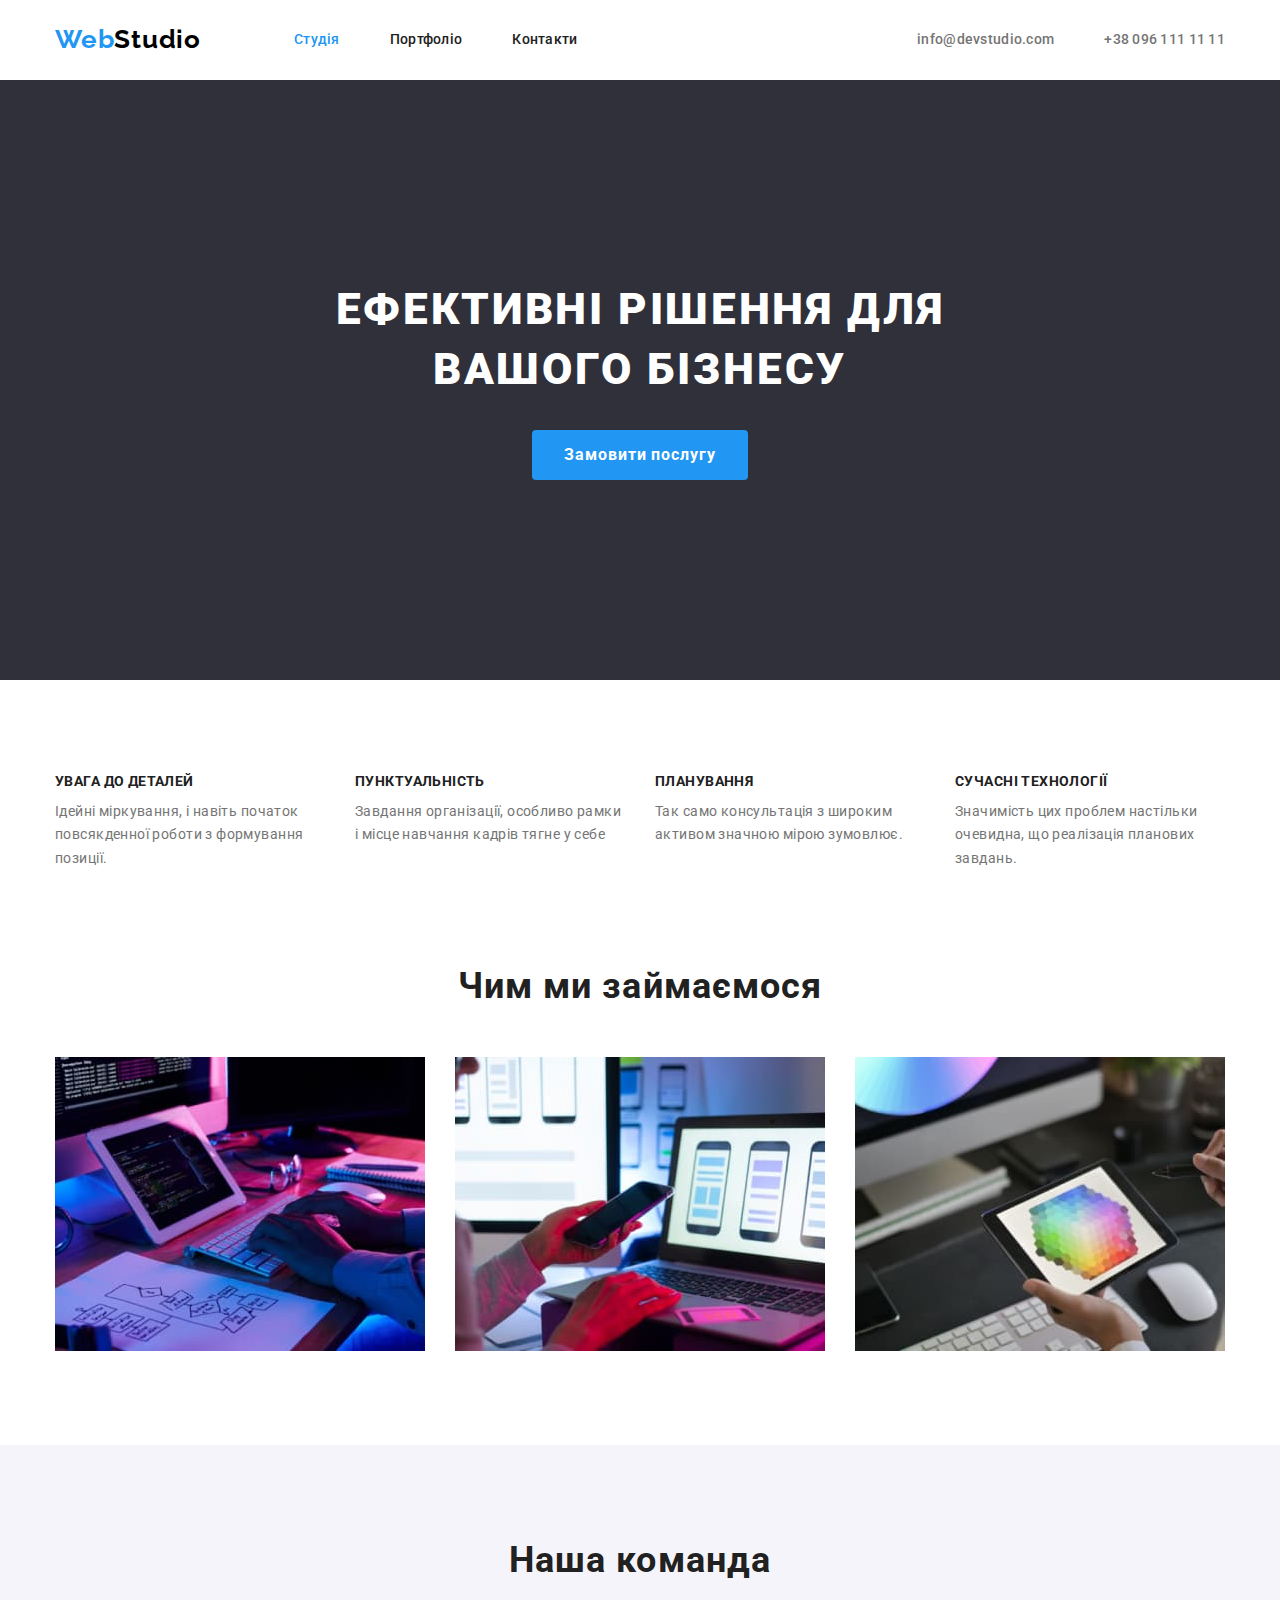
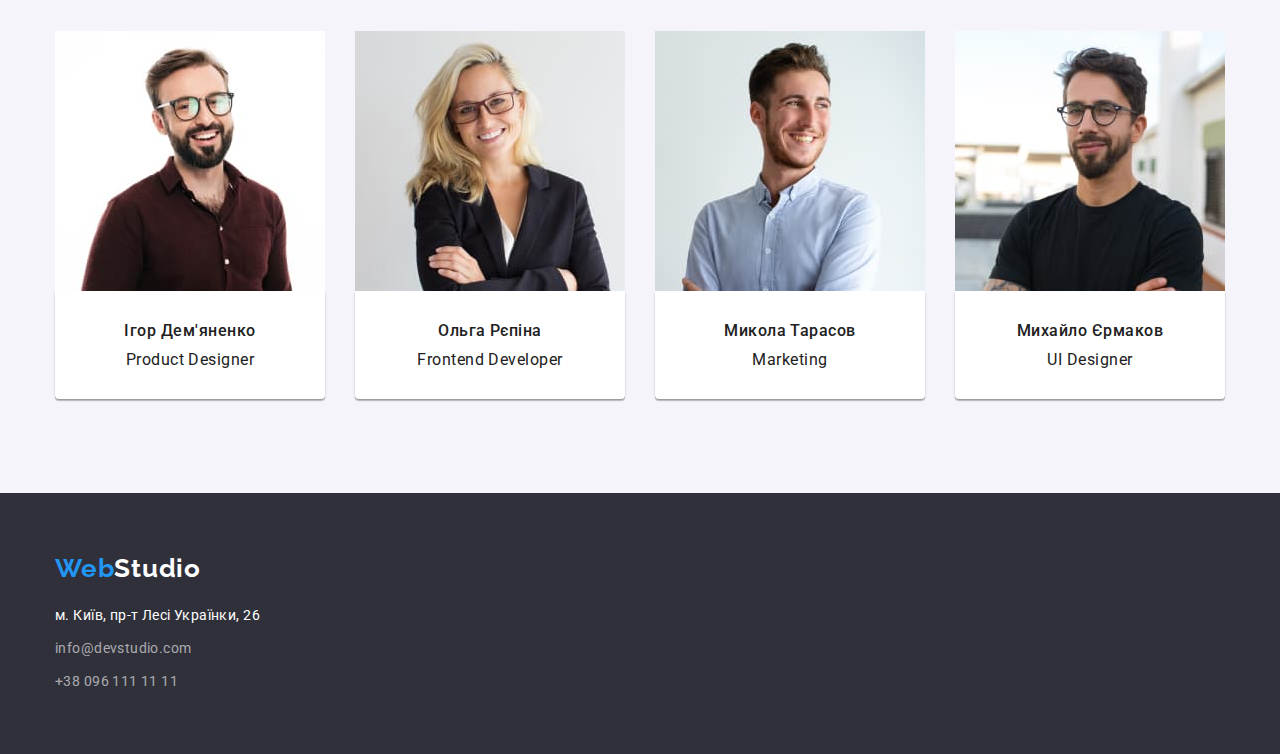
<file: index.html>
<!DOCTYPE html>
<html lang="uk">

<head>
    <meta charset="UTF-8">
    <meta http-equiv="X-UA-Compatible" content="IE=edge">
    <meta name="viewport" content="width=device-width, initial-scale=1.0">
    <title>Document</title>
    <link rel="stylesheet"
        href="https://cdnjs.cloudflare.com/ajax/libs/modern-normalize/1.1.0/modern-normalize.min.css">
    <link rel="stylesheet" href="./css/styles.css" />
    <link rel="preconnect" href="https://fonts.googleapis.com">
    <link rel="preconnect" href="https://fonts.gstatic.com" crossorigin>
    <link
        href="https://fonts.googleapis.com/css2?family=Raleway:wght@700&family=Roboto:wght@400;500;700;900&display=swap"
        rel="stylesheet">
</head>

<body>
    <header class="header">
        <div class="container header-container">
            <nav class="header-nav">
                <a href="./index.html"><span class="logo-accent">Web</span><span class="logo">Studio</span>
                </a>
                <ul class="header-menu">
                    <li>
                        <a href="./index.html" class="link current-link">Студія</a>
                    </li>
                    <li>
                        <a href="./portfolio.html" class="link">Портфоліо</a>
                    </li>
                    <li><a href="#" class="link">Контакти</a>
                    </li>
                </ul>
            </nav>
            <nav class="header-nav-second">
                <ul class="header-menu">
                    <li>
                        <a href="mailto:info@devstudio.com" class="link-contact">info@devstudio.com</a>
                    </li>
                    <li>
                        <a href="tel:+380961111111" class="link-contact">+38 096 111 11 11</a>
                    </li>
                </ul>
            </nav>
        </div>
    </header>
    <main>
        <section class="section-hero">
            <div class="container">
                <div class="hero-container">
                    <h1 class="hero-title">Ефективні рішення для вашого бізнесу</h1>
                    <button class="primary-button">Замовити послугу</button>
                </div>
            </div>
        </section>
        <section class="section">
            <div class="container">
                <h2 class="visually-hidden">Наші переваги</h2>
                <ul class="list-advantages">
                    <li>
                        <h3 class="list-subtitle">Увага до деталей</h3>
                        <p class="list-text">Ідейні міркування, і навіть початок повсякденної роботи з формування
                            позиції.
                        </p>
                    </li>
                    <li>
                        <h3 class="list-subtitle">Пунктуальність</h3>
                        <p class="list-text">Завдання організації, особливо рамки і місце навчання кадрів тягне у
                            себе
                        </p>
                    </li>
                    <li>
                        <h3 class="list-subtitle">Планування</h3>
                        <p class="list-text">Так само консультація з широким активом значною мірою зумовлює.</p>
                    </li>
                    <li>
                        <h3 class="list-subtitle">Сучасні Технології</h3>
                        <p class="list-text">Значимість цих проблем настільки очевидна, що реалізація планових
                            завдань.
                        </p>
                    </li>
                </ul>
            </div>
        </section>
        <section class="section no-top-padding">
            <div class="container">
                <h2 class="list-title">Чим ми займаємося</h2>
                <ul class="list-our-business">
                    <li>
                        <img src="./images/image1.jpg" alt="створюємо інтернет сторінки" width="370" />
                    </li>
                    <li>
                        <img src="./images/image2.jpg" alt="створюємо додатки на телефон" width="370" />
                    </li>
                    <li>
                        <img src="./images/image3.jpg" alt="займаємось веб-дизайном" width="370" />
                    </li>
                </ul>
            </div>
        </section>
        <section class="section-headline-ourteam">
            <div class="container">
                <h2 class="list-title">Наша команда</h2>
                <ul class="list-our-team">
                    <li>
                        <img src="./images/teamcard1.jpg" alt="Усміхнений хлопець в окулярах" width="270" />
                        <div class="team">
                            <h3 class="list-headline">Ігор Дем'яненко</h3>
                            <p class="headline-text">Product Designer</p>
                        </div>
                    </li>
                    <li>
                        <img src="./images/teamcard2.jpg" alt="Усміхнена дівчина в окулярах" width="270" />
                        <div class="team">
                            <h3 class="list-headline">Ольга Рєпіна</h3>
                            <p class="headline-text">Frontend Developer</p>
                        </div>
                    </li>
                    <li>
                        <img src="./images/teamcard3.jpg" alt="Усміхнений хлопець" width="270" />
                        <div class="team">
                            <h3 class="list-headline">Микола Тарасов</h3>
                            <p class="headline-text">Marketing</p>
                        </div>
                    </li>
                    <li>
                        <img src="./images/teamcard4.jpg" alt="Усміхнений хлопець в окулярах" width="270" />
                        <div class="team">
                            <h3 class="list-headline">Михайло Єрмаков</h3>
                            <p class="headline-text">UI Designer</p>
                        </div>
                    </li>
                </ul>
            </div>
        </section>
    </main>
    <footer class="footer">
        <div class="container">
            <a class="logo-footer" href="./index.html"><span class="logo-accent">Web</span><span
                    class="logo-white">Studio</span></a>
            <address>
                <ul class="list-footer">
                    <li class="li-margin">
                        <a href="https://goo.gl/maps/CPtrU1FHBa2aNyZL9" target="_blank"
                            rel="noopener noreferrer nofollow" class="address">м. Київ, пр-т Лесі
                            Українки, 26</a>
                    </li>
                    <li class="li-margin">
                        <a href="mailto:info@devstudio.com" class="address-contact">info@devstudio.com</a>
                    </li>
                    <li>
                        <a href="tel:+380961111111" class="address-contact">+38 096 111 11 11</a>
                    </li>
                </ul>
            </address>
        </div>
    </footer>
</body>

</html>
</file>
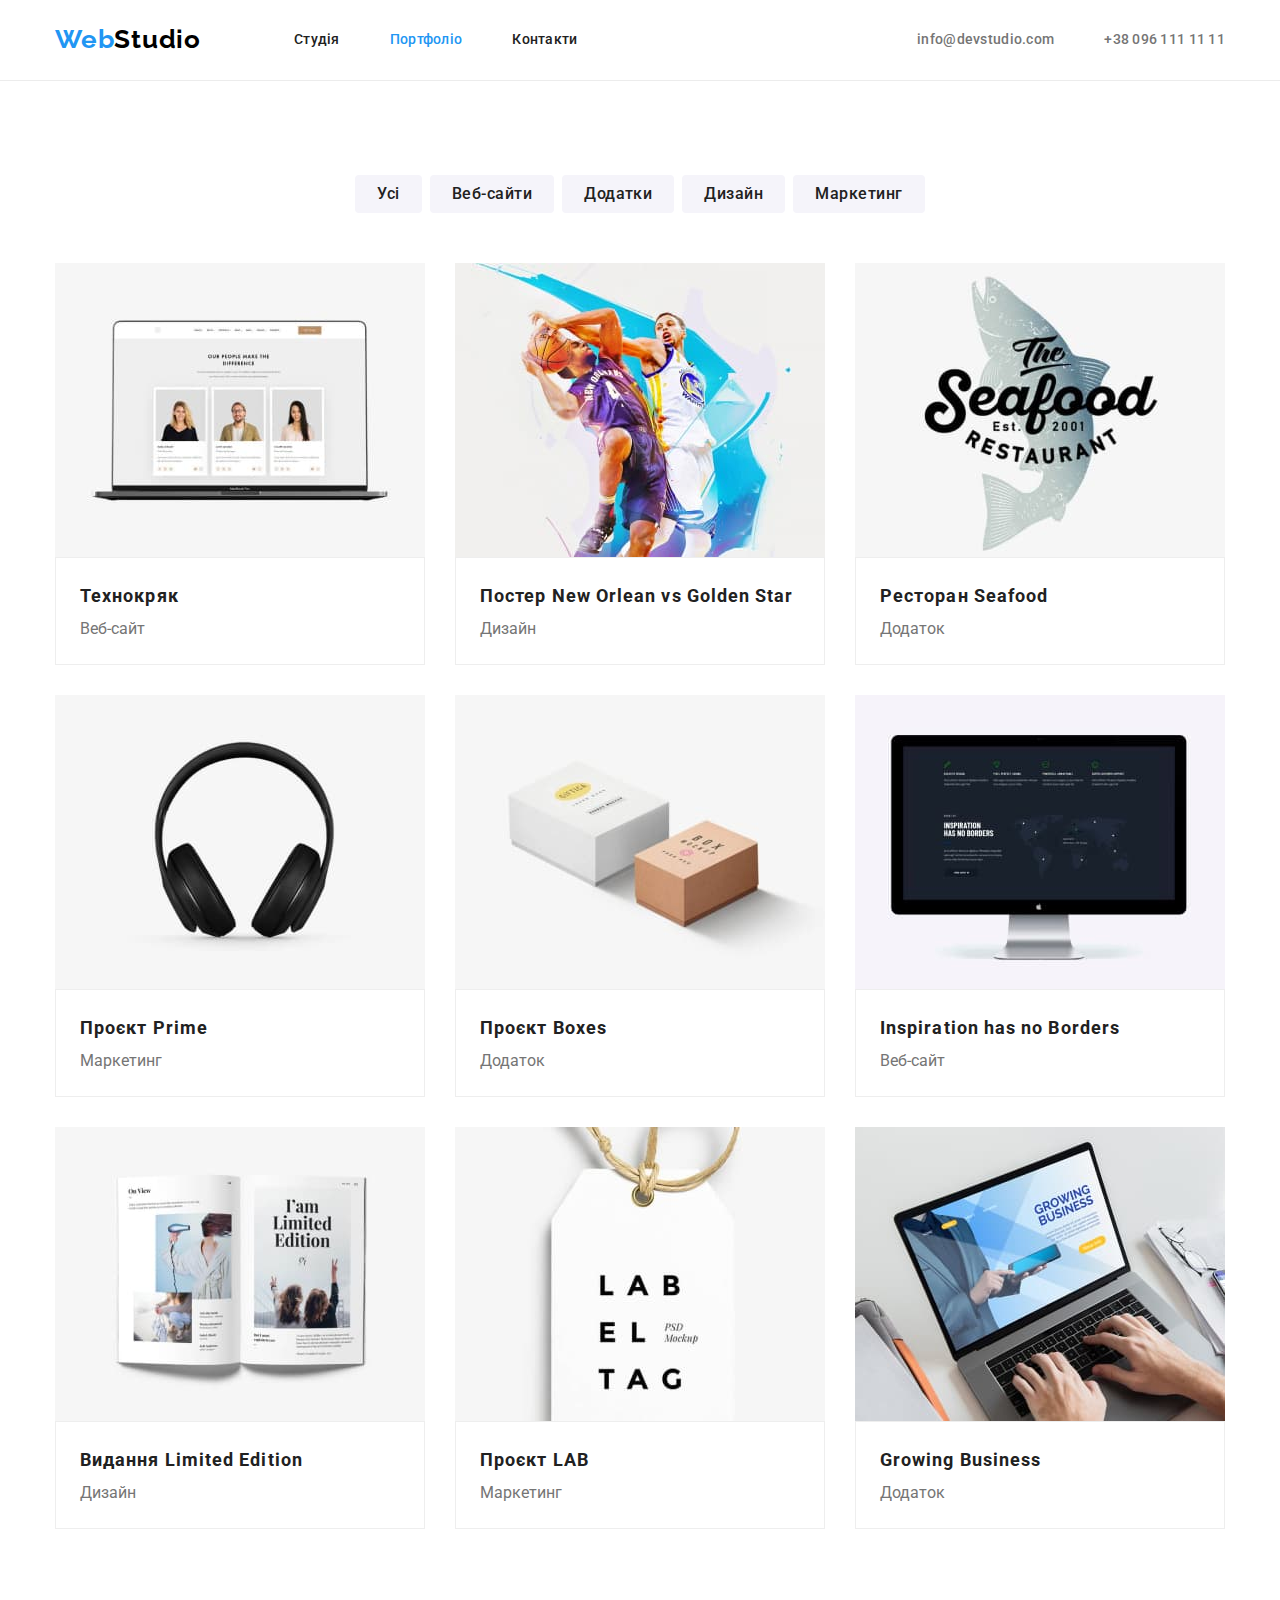
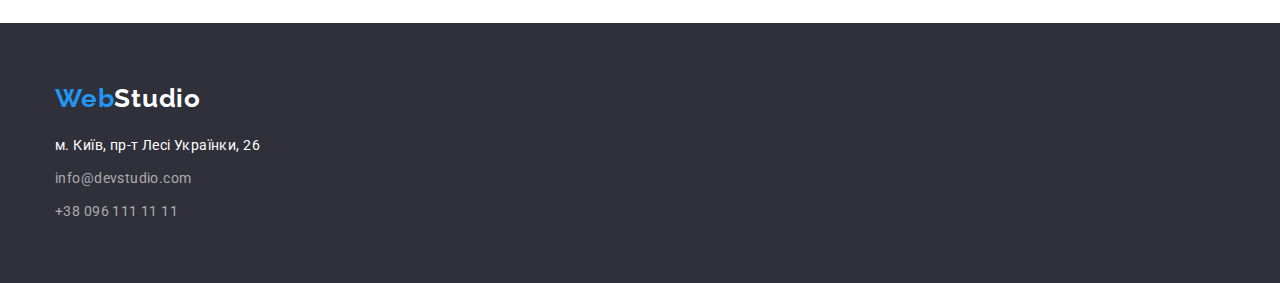
<file: portfolio.html>
<!DOCTYPE html>
<html lang="uk">

<head>
    <meta charset="UTF-8">
    <meta http-equiv="X-UA-Compatible" content="IE=edge">
    <meta name="viewport" content="width=device-width, initial-scale=1.0">
    <title>Document</title>
    <link rel="stylesheet"
        href="https://cdnjs.cloudflare.com/ajax/libs/modern-normalize/1.1.0/modern-normalize.min.css">
    <link rel="stylesheet" href="./css/styles.css" />
    <link rel="preconnect" href="https://fonts.googleapis.com">
    <link rel="preconnect" href="https://fonts.gstatic.com" crossorigin>
    <link
        href="https://fonts.googleapis.com/css2?family=Raleway:wght@700&family=Roboto:wght@400;500;700;900&display=swap"
        rel="stylesheet">
</head>

<body>
    <header class="header portfolio">
        <div class="container header-container">
            <nav class="header-nav">
                <a href="./index.html"><span class="logo-accent">Web</span><span class="logo">Studio</span>
                </a>
                <ul class="header-menu">
                    <li>
                        <a href="./index.html" class="link">Студія</a>
                    </li>
                    <li>
                        <a href="./portfolio.html" class="link current-link">Портфоліо</a>
                    </li>
                    <li><a href="#" class="link">Контакти</a>
                    </li>
                </ul>
            </nav>
            <nav class="header-nav-second">
                <ul class="header-menu">
                    <li>
                        <a href="mailto:info@devstudio.com" class="link-contact">info@devstudio.com</a>
                    </li>
                    <li>
                        <a href="tel:+380961111111" class="link-contact">+38 096 111 11 11</a>
                    </li>
                </ul>
            </nav>
        </div>
    </header>
    <main>
        <!-- скритий заголовок  -->
        <h1 class="visually-hidden">Наші роботи</h1>
        <section class="section">
            <div class="container">
                <ul class="list-button">
                    <li>
                        <button type="button" class="button">Усі</button>
                    </li>
                    <li>
                        <button type="button" class="button">Веб-сайти</button>
                    </li>
                    <li>
                        <button type="button" class="button">Додатки</button>
                    </li>
                    <li>
                        <button type="button" class="button">Дизайн</button>
                    </li>
                    <li>
                        <button type="button" class="button">Маркетинг</button>
                    </li>
                </ul>
                <ul class="list-images">
                    <li class="project">
                        <a href="#"> <img src="./images/img1.jpg" alt="веб-сайт" width="370" />
                            <div class="images-text">
                                <h2 class="tagline">Технокряк</h2>
                                <p class="project-text">Веб-сайт</p>
                            </div>
                        </a>

                    </li>
                    <li class="project">
                        <a href="#"> <img src="./images/img2.jpg" alt="два баскетболісти" width="370" />
                            <div class="images-text">
                                <h2 class="tagline">Постер New Orlean vs Golden Star</h2>
                                <p class="project-text">Дизайн</p>
                            </div>
                        </a>

                    </li>
                    <li class="project">
                        <a href="#"> <img src="./images/img3.jpg" alt="ресторан морепродукти" width="370" />

                            <div class="images-text">
                                <h2 class="tagline">Ресторан Seafood</h2>
                                <p class="project-text">Додаток</p>
                            </div>
                        </a>

                    </li>
                    <li class="project">
                        <a href="#"> <img src="./images/img4.jpg" alt="навушники" width="370" />
                            <div class="images-text">
                                <h2 class="tagline">Проєкт Prime</h2>
                                <p class="project-text">Маркетинг</p>
                            </div>
                        </a>

                    </li>
                    <li class="project">
                        <a href="#"> <img src="./images/img5.jpg" alt="коробки" width="370" />
                            <div class="images-text">
                                <h2 class="tagline">Проєкт Boxes</h2>
                                <p class="project-text">Додаток</p>
                            </div>
                        </a>

                    </li>
                    <li class="project">
                        <a href="#"> <img src="./images/img6.jpg" alt="монітор" width="370" />
                            <div class="images-text">
                                <h2 class="tagline">Inspiration has no Borders</h2>
                                <p class="project-text">Веб-сайт</p>
                            </div>
                        </a>

                    </li>
                    <li class="project">
                        <a href="#"> <img src="./images/img7.jpg" alt="книга" width="370" />
                            <div class="images-text">
                                <h2 class="tagline">Видання Limited Edition</h2>
                                <p class="project-text">Дизайн</p>
                            </div>
                        </a>

                    </li>
                    <li class="project">
                        <a href="#"> <img src="./images/img8.jpg" alt="етикетка" width="370" />
                            <div class="images-text">
                                <h2 class="tagline">Проєкт LAB</h2>
                                <p class="project-text">Маркетинг</p>
                            </div>
                        </a>

                    </li>
                    <li class="project">
                        <a href="#"> <img src="./images/img9.jpg" alt="ноутбук" width="370" />
                            <div class="images-text">
                                <h2 class="tagline">Growing Business</h2>
                                <p class="project-text">Додаток</p>
                            </div>
                        </a>
                    </li>
                </ul>
            </div>
        </section>
    </main>
    <footer class="footer">
        <div class="container">
            <a class="logo-footer" href="./index.html"><span class="logo-accent">Web</span><span
                    class="logo-white">Studio</span></a>
            <address>
                <ul class="list-footer">
                    <li class="li-margin">
                        <a href="https://goo.gl/maps/CPtrU1FHBa2aNyZL9" target="_blank"
                            rel="noopener noreferrer nofollow" class="address">м. Київ, пр-т Лесі
                            Українки, 26</a>
                    </li>
                    <li class="li-margin">
                        <a href="mailto:info@devstudio.com" class="address-contact">info@devstudio.com</a>
                    </li>
                    <li>
                        <a href="tel:+380961111111" class="address-contact">+38 096 111 11 11</a>
                    </li>
                </ul>
            </address>
        </div>
    </footer>
</body>

</html>
</file>
<file: css/styles.css>
* {
    box-sizing: border-box;
}

:root {
    --color-background: #ffffff;
    --color-background-dark: #2F303A;
    --color-background-light: #f5f4fa;
    --color-brand: #2196F3;
    --color-primary: #757575;
    --color-secondary: #212121;
    --color-inverted: #ffffff;
}

/* Body */
body {
    color: var(--color-primary);
    background-color: var(--color-background);
    font-family: 'Roboto', sans-serif;
    font-size: 14px;
    font-weight: 400;
    line-height: 1.7;
}

a {
    text-decoration: none;
}

ul {
    list-style: none;
    padding: 0;
    margin: 0;
}

h1,
h2,
h3,
p {
    padding: 0;
    margin: 0;
}

img {
    display: block;
    max-width: 100%;
    height: auto;
}

/* .list {
    padding: 0;
    margin: 0;
    list-style: none;
} */

.container {
    max-width: 1200px;
    width: 100%;
    padding-left: 15px;
    padding-right: 15px;
    margin: 0 auto;
}

/* Header */
/* .header {
} */

.header-container {
    display: flex;
    flex-grow: 1;
    align-items: center;
    gap: 50px;
}

.header-nav {
    flex-grow: 1;
    display: flex;
    align-items: center;
    justify-content: flex-start;
    gap: 93px;
}

.header-menu {
    display: flex;
    gap: 50px;
}

.header-nav-second {
    display: flex;
    align-items: flex-end;
    justify-content: flex-end;
    gap: 344px;
}

.link-contact {
    display: flex;

}

/* Logo */
.header-nav a {
    padding: 24px 0;
    display: block;
}

.logo-accent {
    color: var(--color-brand);
    text-decoration: none;
    font-family: 'Raleway', sans-serif;
    font-style: normal;
    font-weight: 700;
    font-size: 26px;
    line-height: 1.19;
    letter-spacing: 0.03em;
    list-style: none;
}

.logo {
    color: #000000;
    text-decoration: none;
    font-family: 'Raleway', sans-serif;
    font-style: normal;
    font-weight: 700;
    font-size: 26px;
    line-height: 1.19;
    letter-spacing: 0.03em;
    list-style: none;
    padding: 24px 0;
}

.logo-footer {
    display: block;
    color: var(--color-inverted);
    text-decoration: none;
    font-family: 'Raleway', sans-serif;
    font-style: normal;
    font-weight: 700;
    font-size: 26px;
    line-height: 1.19;
    letter-spacing: 0.03em;
    list-style: none;
    margin-bottom: 20px;
}

/* Navigation */
.link {
    color: var(--color-secondary);
    font-family: 'Roboto', sans-serif;
    font-style: normal;
    font-weight: 500;
    font-size: 14px;
    line-height: 1.14;
    letter-spacing: 0.02em;
    text-decoration: none;
    list-style: none;
    padding: 32px 0;
}

.link:hover {
    color: var(--color-brand);
    text-decoration: none;
}

.link:focus {
    color: var(--color-brand);
    text-decoration: none;
}

.link-contact {
    color: var(--color-primary);
    text-decoration: none;
    list-style: none;
    font-weight: 500;
    font-size: 14px;
    line-height: 1.14;
    letter-spacing: 0.02em;
    margin: auto;
    padding: 32px 0;
}

.link-contact:hover {
    color: var(--color-brand);
    text-decoration: none;
}

.link-contact:focus {
    color: var(--color-brand);
    text-decoration: none;
}

.current-link {
    color: var(--color-brand);
}

/* font-weight: 500;
    font-size: 14px;
    line-height: 1.14;
    letter-spacing: 0.02em;
    padding: 32px 0; */

/* Hero */
.section-hero {
    margin-top: 0;
    margin-bottom: 0;
    background-color: var(--color-background-dark);
    text-align: center;
    padding-top: 200px;
    padding-bottom: 200px;
}

.hero-container {
    display: inline-block;
    align-items: center;
    justify-content: space-between;
}

.hero-title {
    color: var(--color-inverted);
    background-color: var(--color-secondary-background);
    text-transform: uppercase;
    text-align: center;
    font-style: normal;
    font-weight: 900;
    font-size: 44px;
    line-height: 1.36;
    letter-spacing: 0.06em;
    padding-bottom: 0px;
    margin-bottom: 30px;
    max-width: 696px;
}

.primary-button {
    color: var(--color-inverted);
    background-color: var(--color-brand);
    border: 0;
    cursor: pointer;
    font-family: 'Roboto', inherit;
    font-style: normal;
    font-weight: 700;
    font-size: 16px;
    line-height: 1.88;
    text-align: center;
    letter-spacing: 0.06em;
    border-radius: 4px;
    padding: 10px 32px;
    margin: 0 auto;
}

.primary-button:hover {
    color: var(--color-inverted);
    background-color: #188ce8;
}

.primary-button:focus {
    color: var(--color-inverted);
    background-color: #188ce8;
}

/* .primary-button:active {
} */

.visually-hidden {
    position: absolute;
    white-space: nowrap;
    width: 1px;
    height: 1px;
    overflow: hidden;
    border: 0;
    padding: 0;
    clip: rect(0 0 0 0);
    clip-path: inset(50%);
    margin: -1px;
}

/* Section Наші переваги */
.list-advantages {
    display: flex;
    gap: 30px;
    justify-content: space-between;
}

.list-subtitle {
    width: 270px;
    /* flex-basis: calc((100% - 90px) / 4); */
    color: var(--color-secondary);
    font-family: 'Roboto', inherit;
    font-style: normal;
    font-weight: 700;
    font-size: 14px;
    line-height: 1.14;
    letter-spacing: 0.03em;
    text-transform: uppercase;
    padding-bottom: 10px;
}

.list-text {
    width: 270px;
    /* flex-basis: calc((100% - 90px) / 4); */
    color: var(--color-primary);
    font-family: 'Roboto', inherit;
    font-style: normal;
    font-weight: 400;
    font-size: 14px;
    line-height: 1.7;
    letter-spacing: 0.03em;
}

/* Section Чим ми займаємось */
.section {
    padding-bottom: 94px;
    padding-top: 94px;
    width: 100%;
}

.no-top-padding {
    padding-bottom: 94px;
    padding-top: 0;
}

.list-title {
    color: var(--color-secondary);
    font-family: 'Roboto', inherit;
    font-style: normal;
    font-weight: 700;
    font-size: 36px;
    line-height: 1.17;
    text-align: center;
    letter-spacing: 0.03em;
    padding-bottom: 50px;
}

.list-our-business {
    display: flex;
    gap: 30px;
}

/* Section Наша команда */
.list-our-team {
    display: flex;
    gap: 30px;
}

.section-headline-ourteam {
    background-color: var(--color-background-light);
    padding-bottom: 94px;
    padding-top: 94px;
}

.team {
    padding: 30px;
    background-color: var(--color-background);
    box-shadow: 0px 1px 3px rgba(0, 0, 0, 0.12), 0px 1px 1px rgba(0, 0, 0, 0.14), 0px 2px 1px rgba(0, 0, 0, 0.2);
    border-radius: 0px 0px 4px 4px;
}

.list-headline {
    color: var(--color-secondary);
    font-style: normal;
    font-weight: 500;
    font-size: 16px;
    line-height: 1.19;
    text-align: center;
    letter-spacing: 0.03em;
    margin-bottom: 10px;
}

.headline-text {
    color: var(--color-secondary);
    font-family: 'Roboto', inherit;
    font-style: normal;
    font-weight: 400;
    font-size: 16px;
    line-height: 1.19;
    text-align: center;
    letter-spacing: 0.03em;
}

/* Footer */
span>.logo-accent,
span>.logo-white {
    margin-bottom: 20px;
}

.li-margin {
    margin-bottom: 9px;
}

.logo-white {
    color: var(--color-inverted);
}

.footer {
    background-color: var(--color-background-dark);
    padding-top: 60px;
    padding-bottom: 60px;
}

.footer-accent {
    color: var(--color-brand);
    font-family: 'Raleway', inherit;
    ;
    font-style: normal;
    font-weight: 700;
    font-size: 26px;
    line-height: 1.19;
    letter-spacing: 0.03em;
}

.address {
    color: var(--color-inverted);
    font-family: 'Roboto', inherit;
    ;
    font-style: normal;
    font-weight: 400;
    font-size: 14px;
    line-height: 1.7;
    letter-spacing: 0.03em;
    text-decoration: none;
    list-style: none;
}

.address:hover {
    color: var(--color-brand);
    text-decoration: none;
}

.address:focus {
    color: var(--color-brand);
}

.address-contact {
    color: rgba(255, 255, 255, 0.6);
    font-family: 'Roboto', inherit;
    ;
    font-style: normal;
    font-weight: 400;
    font-size: 14px;
    line-height: 1.7;
    letter-spacing: 0.03em;
    text-decoration: none;
    list-style: none;
}

.address-contact:hover {
    color: var(--color-brand);
    text-decoration: none;
}

.address-contact:focus {
    color: var(--color-brand);
}

/* Portfolio */
.portfolio {
    border-bottom: 1px solid #ececec;
}

.list-button {
    display: flex;
    gap: 8px;
    justify-content: center;
    align-items: baseline;
    margin-bottom: 50px;
}

.button {
    color: var(--color-secondary);
    background-color: var(--color-background-light);
    border: 0;
    cursor: pointer;
    font-style: normal;
    font-weight: 500;
    font-size: 16px;
    line-height: 1.63;
    text-align: center;
    letter-spacing: 0.03em;
    list-style: none;
    font-family: 'Roboto', sans-serif;
    padding: 6px 22px;
    border-radius: 4px;
}

.button:hover {
    color: var(--color-inverted);
    background-color: var(--color-brand);
    border: 0;
}

.button:focus {
    color: var(--color-inverted);
    background-color: var(--color-brand);
    border: 0;
}

/* .button:active {
} */
.project {
    width: calc(100%/3 - 30px/3*2);
}

.tagline {
    color: var(--color-secondary);
    font-family: 'Roboto', inherit;
    font-style: normal;
    font-weight: 700;
    font-size: 18px;
    line-height: 2.0;
    letter-spacing: 0.06em;
}

.list-images {
    display: flex;
    flex-wrap: wrap;
    /* flex-basis: calc((100% - 60px) / 3); */
    gap: 30px;
    /* padding-bottom: 30px; */
}

.images-text {
    border: 1px solid #eee;
    padding: 20px 24px;
    margin: auto 0;
}

.project-text {
    font-family: 'Roboto', sans-serif;
    font-weight: 400;
    font-size: 16px;
    line-height: 30px;
    color: var(--color-primary);
}
</file>
